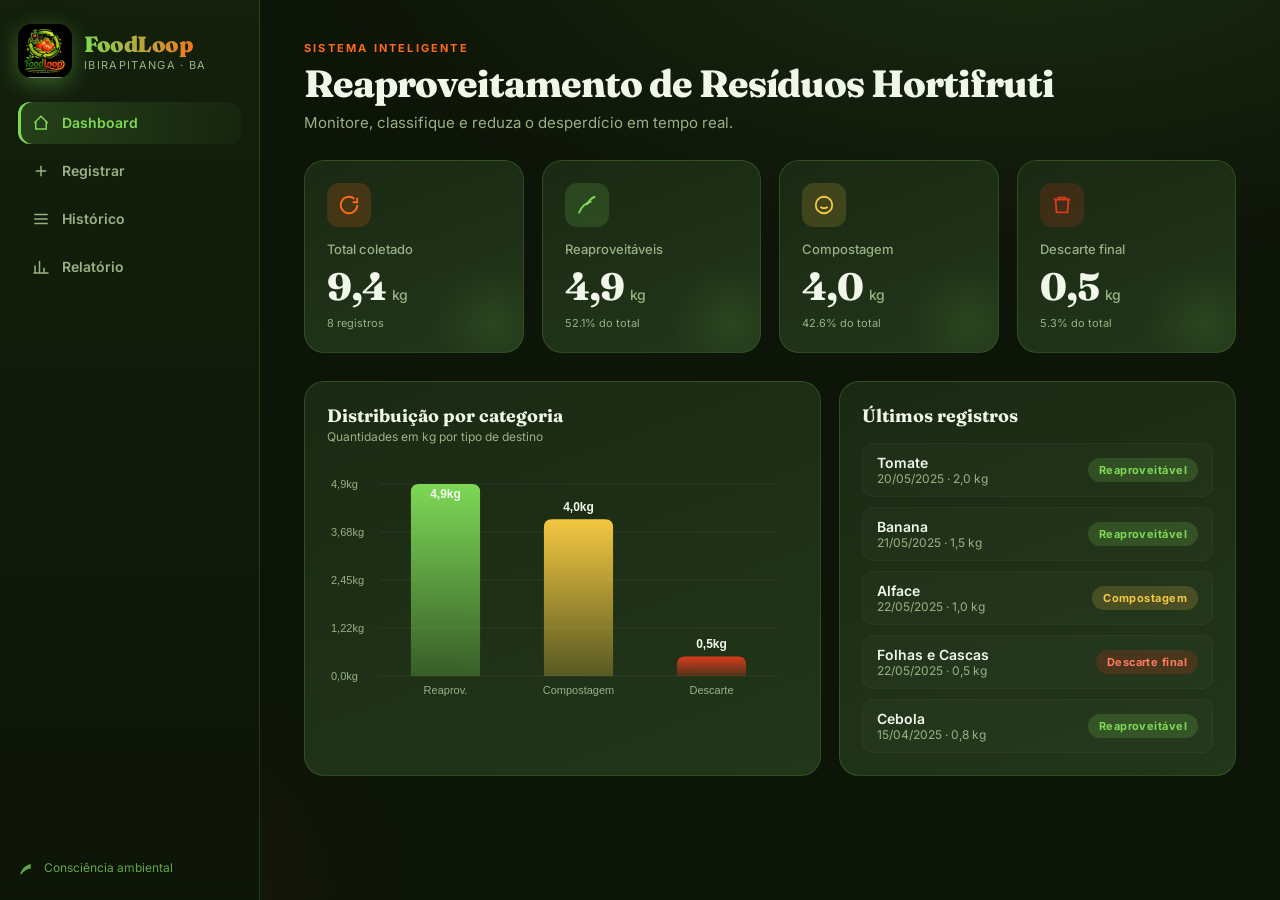
<file: index.html>
<!DOCTYPE html>
<html lang="pt-BR">
<head>
<meta charset="UTF-8" />
<meta name="viewport" content="width=device-width, initial-scale=1.0"/>
<title>FoodLoop — Reaproveitamento Sustentável</title>
<link rel="preconnect" href="https://fonts.googleapis.com">
<link rel="preconnect" href="https://fonts.gstatic.com" crossorigin>
<link href="https://fonts.googleapis.com/css2?family=Fraunces:wght@600;800;900&family=Inter:wght@400;500;600;700&display=swap" rel="stylesheet">
<style>
:root{
  --green-neon:#7ed957;
  --green-dark:#3f6b1f;
  --green-deep:#1c3a10;
  --orange:#ff6b1a;
  --red:#d93b1e;
  --yellow:#f5c842;
  --bg:#0d1408;
  --bg-2:#13200c;
  --surface:#1a2913;
  --surface-2:#22361a;
  --text:#f1f7ea;
  --muted:#9ab184;
  --border:rgba(126,217,87,.18);
}
*{box-sizing:border-box;margin:0;padding:0}
html,body{height:100%}
body{
  font-family:'Inter',system-ui,sans-serif;
  background:radial-gradient(1200px 600px at 80% -10%,rgba(126,217,87,.12),transparent 60%),
             radial-gradient(900px 500px at -10% 100%,rgba(255,107,26,.10),transparent 60%),
             var(--bg);
  color:var(--text);
  min-height:100vh;
  overflow-x:hidden;
}
.app{display:grid;grid-template-columns:260px 1fr;min-height:100vh}

/* SIDEBAR */
.sidebar{
  background:linear-gradient(180deg,var(--bg-2),var(--bg));
  border-right:1px solid var(--border);
  padding:24px 18px;
  position:sticky;top:0;height:100vh;
  display:flex;flex-direction:column;gap:24px;
  overflow-y:auto;
}
.brand{display:flex;align-items:center;gap:12px}
.brand img{width:54px;height:54px;border-radius:14px;object-fit:cover;box-shadow:0 6px 22px rgba(126,217,87,.35)}
.brand h1{font-family:'Fraunces',serif;font-size:22px;font-weight:900;letter-spacing:-.5px;background:linear-gradient(90deg,var(--green-neon),var(--orange));-webkit-background-clip:text;background-clip:text;color:transparent}
.brand p{font-size:11px;color:var(--muted);letter-spacing:.12em;text-transform:uppercase}
nav{display:flex;flex-direction:column;gap:6px}
.nav-item{
  display:flex;align-items:center;gap:12px;
  background:transparent;border:none;color:var(--muted);
  font:600 14px/1 'Inter',sans-serif;
  padding:12px 14px;border-radius:12px;cursor:pointer;
  transition:all .25s ease;text-align:left;
}
.nav-item svg{width:18px;height:18px;flex-shrink:0}
.nav-item:hover{background:var(--surface);color:var(--text)}
.nav-item.active{
  background:linear-gradient(90deg,rgba(126,217,87,.18),rgba(126,217,87,.04));
  color:var(--green-neon);
  box-shadow:inset 3px 0 0 var(--green-neon);
}
.leaf-deco{
  margin-top:auto;display:flex;align-items:center;gap:8px;
  color:var(--green-neon);font-size:12px;opacity:.75;
}
.leaf-deco svg{width:18px;height:18px}

/* TOAST */
.toast{
  position:fixed;bottom:28px;right:28px;z-index:999;
  background:linear-gradient(90deg,var(--green-neon),#5cb83a);
  color:var(--green-deep);font:700 13px 'Inter',sans-serif;
  padding:12px 20px;border-radius:14px;
  box-shadow:0 8px 30px rgba(126,217,87,.4);
  transform:translateY(80px);opacity:0;
  transition:all .35s cubic-bezier(.2,.8,.2,1);
  display:flex;align-items:center;gap:8px;
}
.toast.show{transform:none;opacity:1}
.toast svg{width:16px;height:16px}

/* MAIN */
.main{padding:36px 44px;max-width:1400px;width:100%}
.section{display:none;animation:fade .45s ease both}
.section.active{display:block}
@keyframes fade{from{opacity:0;transform:translateY(8px)}to{opacity:1;transform:none}}

.page-head{margin-bottom:28px;display:flex;align-items:flex-start;justify-content:space-between;gap:16px;flex-wrap:wrap}
.page-head-text .eyebrow{display:inline-block;font-size:11px;letter-spacing:.2em;text-transform:uppercase;color:var(--orange);font-weight:700;margin-bottom:8px}
.page-head-text h2{font-family:'Fraunces',serif;font-size:38px;font-weight:800;letter-spacing:-1px;line-height:1.1}
.page-head-text p{color:var(--muted);margin-top:8px;font-size:15px}
.page-head-actions{display:flex;gap:10px;align-items:center;flex-wrap:wrap;margin-top:8px}

/* CARDS */
.cards{display:grid;grid-template-columns:repeat(4,1fr);gap:18px;margin-bottom:28px}
.card{
  background:linear-gradient(160deg,var(--surface),var(--surface-2));
  border:1px solid var(--border);
  border-radius:20px;padding:22px;
  position:relative;overflow:hidden;
  animation:rise .6s cubic-bezier(.2,.8,.2,1) both;
}
.card:nth-child(2){animation-delay:.08s}
.card:nth-child(3){animation-delay:.16s}
.card:nth-child(4){animation-delay:.24s}
@keyframes rise{from{opacity:0;transform:translateY(14px)}to{opacity:1;transform:none}}
.card-icon{
  width:44px;height:44px;border-radius:12px;display:grid;place-items:center;margin-bottom:14px;
  background:rgba(126,217,87,.14);color:var(--green-neon);
}
.card-icon svg{width:22px;height:22px}
.card-reuse .card-icon{background:rgba(126,217,87,.16);color:var(--green-neon)}
.card-compost .card-icon{background:rgba(245,200,66,.16);color:var(--yellow)}
.card-discard .card-icon{background:rgba(217,59,30,.18);color:var(--red)}
.card-total .card-icon{background:rgba(255,107,26,.18);color:var(--orange)}
.card-label{color:var(--muted);font-size:13px;font-weight:500;margin-bottom:6px}
.card-value{font-family:'Fraunces',serif;font-size:38px;font-weight:800;letter-spacing:-1px}
.card-value small{font-size:14px;color:var(--muted);font-weight:500;margin-left:6px;font-family:'Inter',sans-serif}
.card-sub{font-size:11px;color:var(--muted);margin-top:6px}
.card::after{
  content:"";position:absolute;inset:auto -30px -30px auto;width:120px;height:120px;border-radius:50%;
  background:radial-gradient(circle,rgba(126,217,87,.10),transparent 70%);
}

/* PANELS */
.grid-2{display:grid;grid-template-columns:1.3fr 1fr;gap:18px}
.panel{
  background:linear-gradient(160deg,var(--surface),var(--surface-2));
  border:1px solid var(--border);
  border-radius:20px;padding:22px;
  animation:rise .6s cubic-bezier(.2,.8,.2,1) both;
}
.panel-head{display:flex;align-items:center;justify-content:space-between;margin-bottom:16px}
.panel h4{font-family:'Fraunces',serif;font-size:18px;font-weight:700}
.panel-sub{font-size:12px;color:var(--muted);margin-top:2px}
.recent-list{list-style:none;display:flex;flex-direction:column;gap:10px}
.recent-list li{
  display:flex;justify-content:space-between;align-items:center;
  padding:10px 14px;border-radius:12px;background:rgba(255,255,255,.02);
  border:1px solid rgba(255,255,255,.04);
}
.recent-list .name{font-weight:600;font-size:14px}
.recent-list .meta{font-size:12px;color:var(--muted)}

/* INSIGHTS */
.insight-grid{display:grid;grid-template-columns:repeat(3,1fr);gap:14px;margin-bottom:20px}
.insight-card{
  background:rgba(126,217,87,.06);border:1px solid rgba(126,217,87,.15);
  border-radius:16px;padding:18px;
}
.insight-card.warn{background:rgba(217,59,30,.06);border-color:rgba(217,59,30,.2)}
.insight-card.mid{background:rgba(245,200,66,.06);border-color:rgba(245,200,66,.2)}
.insight-label{font-size:11px;text-transform:uppercase;letter-spacing:.15em;color:var(--muted);font-weight:700;margin-bottom:8px}
.insight-value{font-family:'Fraunces',serif;font-size:28px;font-weight:800}
.insight-desc{font-size:12px;color:var(--muted);margin-top:6px;line-height:1.5}

/* FORM */
.form-panel{
  display:grid;grid-template-columns:1fr 1fr;gap:18px;
  background:linear-gradient(160deg,var(--surface),var(--surface-2));
  border:1px solid var(--border);border-radius:20px;padding:28px;
  max-width:780px;
}
.form-panel label{display:flex;flex-direction:column;gap:8px;font-size:13px;color:var(--muted);font-weight:600}
.form-panel input,.form-panel select,.form-panel textarea{
  background:var(--bg);border:1px solid var(--border);
  color:var(--text);padding:12px 14px;border-radius:12px;font:500 14px 'Inter',sans-serif;
  transition:border .2s;resize:vertical;
}
.form-panel input:focus,.form-panel select:focus,.form-panel textarea:focus{outline:none;border-color:var(--green-neon)}
.form-panel .full{grid-column:1/-1}
.btn-primary{
  grid-column:1/-1;
  display:inline-flex;align-items:center;justify-content:center;gap:8px;
  background:linear-gradient(90deg,var(--green-neon),var(--green-dark));
  color:var(--green-deep);border:none;padding:14px 22px;border-radius:12px;
  font:800 14px 'Inter',sans-serif;letter-spacing:.04em;text-transform:uppercase;cursor:pointer;
  box-shadow:0 8px 24px rgba(126,217,87,.3);transition:transform .2s;
}
.btn-primary svg{width:18px;height:18px}
.btn-primary:hover{transform:translateY(-2px)}

/* FILTROS */
.filter-bar{display:flex;gap:10px;margin-bottom:16px;flex-wrap:wrap}
.filter-input{
  background:var(--surface);border:1px solid var(--border);
  color:var(--text);padding:10px 14px;border-radius:10px;font:500 13px 'Inter',sans-serif;
  flex:1;min-width:160px;
}
.filter-input:focus{outline:none;border-color:var(--green-neon)}
.filter-select{
  background:var(--surface);border:1px solid var(--border);
  color:var(--text);padding:10px 14px;border-radius:10px;font:500 13px 'Inter',sans-serif;cursor:pointer;
}
.filter-select:focus{outline:none;border-color:var(--green-neon)}
.btn-secondary{
  display:inline-flex;align-items:center;gap:6px;
  background:var(--surface);border:1px solid var(--border);
  color:var(--text);padding:10px 16px;border-radius:10px;
  font:600 13px 'Inter',sans-serif;cursor:pointer;transition:all .2s;white-space:nowrap;
}
.btn-secondary:hover{border-color:var(--green-neon);color:var(--green-neon)}
.btn-secondary svg{width:15px;height:15px}

/* TABLE */
.table{width:100%;border-collapse:collapse}
.table th,.table td{padding:14px 12px;text-align:left;font-size:14px;border-bottom:1px solid var(--border)}
.table th{font-size:11px;letter-spacing:.12em;text-transform:uppercase;color:var(--muted);font-weight:700}
.table tr:last-child td{border-bottom:none}
.table tbody tr{transition:background .15s}
.table tbody tr:hover{background:rgba(126,217,87,.04)}
.badge{display:inline-flex;align-items:center;padding:5px 11px;border-radius:999px;font-size:11px;font-weight:700;letter-spacing:.04em}
.badge-reuse{background:rgba(126,217,87,.18);color:var(--green-neon)}
.badge-compost{background:rgba(245,200,66,.18);color:var(--yellow)}
.badge-discard{background:rgba(217,59,30,.2);color:#ff7a5e}
.btn-del{
  background:transparent;border:1px solid rgba(217,59,30,.4);color:#ff7a5e;
  padding:6px 12px;border-radius:8px;font:600 12px 'Inter',sans-serif;cursor:pointer;transition:all .2s;
}
.btn-del:hover{background:rgba(217,59,30,.18)}

/* PAGINAÇÃO */
.pagination{display:flex;justify-content:flex-end;align-items:center;gap:8px;margin-top:16px}
.pag-btn{
  background:var(--surface);border:1px solid var(--border);color:var(--text);
  width:36px;height:36px;border-radius:8px;font:600 13px 'Inter',sans-serif;cursor:pointer;
  display:grid;place-items:center;transition:all .2s;
}
.pag-btn:hover,.pag-btn.active{background:var(--green-neon);color:var(--green-deep);border-color:var(--green-neon)}
.pag-btn:disabled{opacity:.35;cursor:not-allowed}
.pag-info{font-size:13px;color:var(--muted);margin-right:4px}

/* RELATÓRIO MELHORADO */
.report-summary{
  display:grid;grid-template-columns:repeat(3,1fr);gap:14px;margin-bottom:22px;
}
.report-stat{
  background:linear-gradient(160deg,var(--surface),var(--surface-2));
  border:1px solid var(--border);border-radius:16px;padding:20px;
  display:flex;flex-direction:column;gap:6px;
}
.report-stat-label{font-size:12px;color:var(--muted);font-weight:600;text-transform:uppercase;letter-spacing:.1em}
.report-stat-value{font-family:'Fraunces',serif;font-size:32px;font-weight:800}
.report-stat-bar{height:4px;border-radius:2px;margin-top:8px;background:rgba(255,255,255,.06)}
.report-stat-bar-fill{height:100%;border-radius:2px;transition:width .6s ease}
.report-table{width:100%;border-collapse:collapse;margin-top:16px}
.report-table th,.report-table td{padding:12px 14px;text-align:left;font-size:14px;border-bottom:1px solid var(--border)}
.report-table th{font-size:11px;color:var(--muted);text-transform:uppercase;letter-spacing:.1em;font-weight:700}

/* RESPONSIVE */
@media(max-width:960px){
  .app{grid-template-columns:1fr}
  .sidebar{position:relative;height:auto;flex-direction:row;flex-wrap:wrap;gap:16px}
  .sidebar nav{flex-direction:row;flex-wrap:wrap;flex:1}
  .leaf-deco{display:none}
  .main{padding:24px 20px}
  .cards{grid-template-columns:repeat(2,1fr)}
  .grid-2{grid-template-columns:1fr}
  .form-panel{grid-template-columns:1fr}
  .page-head-text h2{font-size:28px}
  .insight-grid{grid-template-columns:1fr 1fr}
  .report-summary{grid-template-columns:1fr}
}
</style>
</head>
<body>
<div class="app">
  <aside class="sidebar">
    <div class="brand">
      <img src="[data-uri]" alt="FoodLoop" />
      <div>
        <h1>FoodLoop</h1>
        <p>Ibirapitanga · BA</p>
      </div>
    </div>
    <nav>
      <button class="nav-item active" data-section="dashboard">
        <svg viewBox="0 0 24 24" fill="none" stroke="currentColor" stroke-width="2"><path d="M3 12l9-9 9 9"/><path d="M5 10v10h14V10"/></svg>
        Dashboard
      </button>
      <button class="nav-item" data-section="registrar">
        <svg viewBox="0 0 24 24" fill="none" stroke="currentColor" stroke-width="2"><path d="M12 5v14M5 12h14"/></svg>
        Registrar
      </button>
      <button class="nav-item" data-section="historico">
        <svg viewBox="0 0 24 24" fill="none" stroke="currentColor" stroke-width="2"><path d="M3 6h18M3 12h18M3 18h18"/></svg>
        Histórico
      </button>
      <button class="nav-item" data-section="relatorio">
        <svg viewBox="0 0 24 24" fill="none" stroke="currentColor" stroke-width="2"><path d="M4 20V10M10 20V4M16 20v-7M22 20H2"/></svg>
        Relatório
      </button>
    </nav>
    <div class="leaf-deco">
      <svg viewBox="0 0 24 24" fill="currentColor"><path d="M17 8C8 10 5 16 3 21l1.5 1C8 17 11 15 17 14V8z"/></svg>
      Consciência ambiental
    </div>
  </aside>

  <main class="main">
    <!-- DASHBOARD -->
    <section id="dashboard" class="section active">
      <header class="page-head">
        <div class="page-head-text">
          <span class="eyebrow">Sistema Inteligente</span>
          <h2>Reaproveitamento de Resíduos Hortifruti</h2>
          <p>Monitore, classifique e reduza o desperdício em tempo real.</p>
        </div>
      </header>
      <div class="cards">
        <article class="card card-total">
          <div class="card-icon">
            <svg viewBox="0 0 24 24" fill="none" stroke="currentColor" stroke-width="2"><path d="M21 12a9 9 0 11-3-6.7"/><path d="M21 4v5h-5"/></svg>
          </div>
          <p class="card-label">Total coletado</p>
          <h3 class="card-value"><span id="kpiTotal">0</span><small>kg</small></h3>
          <p class="card-sub" id="kpiTotalSub"></p>
        </article>
        <article class="card card-reuse">
          <div class="card-icon">
            <svg viewBox="0 0 24 24" fill="none" stroke="currentColor" stroke-width="2"><path d="M17 8C8 10 5 16 3 21"/><path d="M21 3c-4 1-7 4-9 9"/></svg>
          </div>
          <p class="card-label">Reaproveitáveis</p>
          <h3 class="card-value"><span id="kpiReuse">0</span><small>kg</small></h3>
          <p class="card-sub" id="kpiReuseSub"></p>
        </article>
        <article class="card card-compost">
          <div class="card-icon">
            <svg viewBox="0 0 24 24" fill="none" stroke="currentColor" stroke-width="2"><circle cx="12" cy="12" r="9"/><path d="M8 14c2 2 6 2 8 0"/></svg>
          </div>
          <p class="card-label">Compostagem</p>
          <h3 class="card-value"><span id="kpiCompost">0</span><small>kg</small></h3>
          <p class="card-sub" id="kpiCompostSub"></p>
        </article>
        <article class="card card-discard">
          <div class="card-icon">
            <svg viewBox="0 0 24 24" fill="none" stroke="currentColor" stroke-width="2"><path d="M3 6h18"/><path d="M8 6V4h8v2"/><path d="M19 6l-1 14H6L5 6"/></svg>
          </div>
          <p class="card-label">Descarte final</p>
          <h3 class="card-value"><span id="kpiDiscard">0</span><small>kg</small></h3>
          <p class="card-sub" id="kpiDiscardSub"></p>
        </article>
      </div>
      <div class="grid-2">
        <div class="panel">
          <div class="panel-head">
            <div>
              <h4>Distribuição por categoria</h4>
              <p class="panel-sub">Quantidades em kg por tipo de destino</p>
            </div>
          </div>
          <canvas id="miniChart" width="600" height="260" style="width:100%;height:260px"></canvas>
        </div>
        <div class="panel">
          <div class="panel-head">
            <h4>Últimos registros</h4>
          </div>
          <ul id="recentList" class="recent-list"></ul>
        </div>
      </div>
    </section>

    <!-- REGISTRAR -->
    <section id="registrar" class="section">
      <header class="page-head">
        <div class="page-head-text">
          <span class="eyebrow">Novo lançamento</span>
          <h2>Registrar Resíduo</h2>
          <p>Adicione uma nova coleta ao sistema.</p>
        </div>
      </header>
      <form id="form" class="form-panel">
        <label>
          <span>Nome do item</span>
          <input type="text" id="nome" required placeholder="Ex: Tomate, Banana, Alface…" />
        </label>
        <label>
          <span>Quantidade (kg)</span>
          <input type="number" id="qtd" required min="0.01" step="0.01" placeholder="0.00" />
        </label>
        <label>
          <span>Data da coleta</span>
          <input type="date" id="data" required />
        </label>
        <label>
          <span>Classificação</span>
          <select id="classe" required>
            <option value="Reaproveitável">Reaproveitável</option>
            <option value="Compostagem">Compostagem</option>
            <option value="Descarte final">Descarte final</option>
          </select>
        </label>
        <label class="full">
          <span>Observação (opcional)</span>
          <textarea id="obs" rows="2" placeholder="Ex: produto com amassado, fora do padrão visual…"></textarea>
        </label>
        <button type="submit" class="btn-primary">
          <svg viewBox="0 0 24 24" fill="none" stroke="currentColor" stroke-width="2.5"><path d="M5 12l5 5L20 7"/></svg>
          Registrar coleta
        </button>
      </form>
    </section>

    <!-- HISTORICO -->
    <section id="historico" class="section">
      <header class="page-head">
        <div class="page-head-text">
          <span class="eyebrow">Registros</span>
          <h2>Histórico de Coletas</h2>
          <p>Todos os resíduos lançados no sistema.</p>
        </div>
        <div class="page-head-actions">
          <button class="btn-secondary" id="btnExportCSV">
            <svg viewBox="0 0 24 24" fill="none" stroke="currentColor" stroke-width="2"><path d="M21 15v4a2 2 0 01-2 2H5a2 2 0 01-2-2v-4"/><polyline points="7 10 12 15 17 10"/><line x1="12" y1="15" x2="12" y2="3"/></svg>
            Exportar CSV
          </button>
        </div>
      </header>
      <div class="panel">
        <div class="filter-bar">
          <input type="text" class="filter-input" id="filterBusca" placeholder="&#128269; Buscar por nome…" />
          <select class="filter-select" id="filterClasse">
            <option value="">Todas as categorias</option>
            <option value="Reaproveitável">Reaproveitável</option>
            <option value="Compostagem">Compostagem</option>
            <option value="Descarte final">Descarte final</option>
          </select>
        </div>
        <table class="table">
          <thead>
            <tr><th>Item</th><th>Quantidade</th><th>Data</th><th>Classificação</th><th>Observação</th><th></th></tr>
          </thead>
          <tbody id="tbody"></tbody>
        </table>
        <div class="pagination" id="pagination"></div>
      </div>
    </section>

    <!-- RELATORIO -->
    <section id="relatorio" class="section">
      <header class="page-head">
        <div class="page-head-text">
          <span class="eyebrow">Análise visual</span>
          <h2>Relatório por Categoria</h2>
          <p>Distribuição, tendências e métricas de sustentabilidade.</p>
        </div>
        <div class="page-head-actions">
          <button class="btn-secondary" id="btnExportRelCSV">
            <svg viewBox="0 0 24 24" fill="none" stroke="currentColor" stroke-width="2"><path d="M21 15v4a2 2 0 01-2 2H5a2 2 0 01-2-2v-4"/><polyline points="7 10 12 15 17 10"/><line x1="12" y1="15" x2="12" y2="3"/></svg>
            Exportar CSV
          </button>
        </div>
      </header>

      <!-- Insights -->
      <div class="insight-grid" id="insightGrid"></div>

      <div class="grid-2" style="margin-bottom:18px">
        <div class="panel">
          <div class="panel-head">
            <div>
              <h4>Distribuição por categoria</h4>
              <p class="panel-sub">Quantidade total em kg por destino</p>
            </div>
          </div>
          <canvas id="barChart" style="width:100%;height:300px"></canvas>
        </div>
        <div class="panel">
          <div class="panel-head">
            <div>
              <h4>Proporção percentual</h4>
              <p class="panel-sub">Fatia de cada categoria no total</p>
            </div>
          </div>
          <canvas id="pieChart" style="width:100%;height:300px"></canvas>
        </div>
      </div>

      <!-- Linha temporal -->
      <div class="panel" style="margin-bottom:18px">
        <div class="panel-head">
          <div>
            <h4>Evolução mensal</h4>
            <p class="panel-sub">Quantidade registrada por mês</p>
          </div>
        </div>
        <canvas id="lineChart" style="width:100%;height:240px"></canvas>
      </div>

      <!-- Tabela resumo -->
      <div class="panel">
        <div class="panel-head">
          <h4>Resumo por categoria</h4>
        </div>
        <table class="report-table" id="reportTable">
          <thead>
            <tr>
              <th>Categoria</th>
              <th>Total (kg)</th>
              <th>Registros</th>
              <th>% do total</th>
              <th>Média por registro</th>
            </tr>
          </thead>
          <tbody id="reportTbody"></tbody>
        </table>
      </div>
    </section>
  </main>
</div>

<!-- TOAST -->
<div class="toast" id="toast">
  <svg viewBox="0 0 24 24" fill="none" stroke="currentColor" stroke-width="2.5"><path d="M5 12l5 5L20 7"/></svg>
  <span id="toastMsg">Registro salvo!</span>
</div>

<script>
// ===== Data =====
const STORAGE_KEY = 'foodloop_data_v2';
const seed = [
  { id:1, nome:'Tomate', qtd:2.0, data:'2025-05-20', classe:'Reaproveitável', obs:'' },
  { id:2, nome:'Banana', qtd:1.5, data:'2025-05-21', classe:'Reaproveitável', obs:'' },
  { id:3, nome:'Alface', qtd:1.0, data:'2025-05-22', classe:'Compostagem', obs:'' },
  { id:4, nome:'Folhas e Cascas', qtd:0.5, data:'2025-05-22', classe:'Descarte final', obs:'Material muito deteriorado' },
  { id:5, nome:'Cebola', qtd:0.8, data:'2025-04-15', classe:'Reaproveitável', obs:'' },
  { id:6, nome:'Cenoura', qtd:1.2, data:'2025-04-18', classe:'Compostagem', obs:'' },
  { id:7, nome:'Pimentão', qtd:0.6, data:'2025-03-10', classe:'Reaproveitável', obs:'' },
  { id:8, nome:'Cascas de melão', qtd:1.8, data:'2025-03-22', classe:'Compostagem', obs:'' },
];
let data = load();
function load(){
  try{ const s=JSON.parse(localStorage.getItem(STORAGE_KEY)); return Array.isArray(s)&&s.length?s:seed.slice(); }
  catch{ return seed.slice(); }
}
function save(){ localStorage.setItem(STORAGE_KEY,JSON.stringify(data)); }

// ===== Toast =====
function showToast(msg){
  const t=document.getElementById('toast');
  document.getElementById('toastMsg').textContent=msg;
  t.classList.add('show');
  setTimeout(()=>t.classList.remove('show'),2800);
}

// ===== Navigation =====
const navBtns=document.querySelectorAll('.nav-item');
const sections=document.querySelectorAll('.section');
navBtns.forEach(b=>b.addEventListener('click',()=>{
  navBtns.forEach(x=>x.classList.remove('active'));
  sections.forEach(s=>s.classList.remove('active'));
  b.classList.add('active');
  document.getElementById(b.dataset.section).classList.add('active');
  renderAll();
}));

// ===== Form =====
document.getElementById('data').valueAsDate=new Date();
document.getElementById('form').addEventListener('submit',e=>{
  e.preventDefault();
  const item={
    id:Date.now(),
    nome:document.getElementById('nome').value.trim(),
    qtd:parseFloat(document.getElementById('qtd').value),
    data:document.getElementById('data').value,
    classe:document.getElementById('classe').value,
    obs:document.getElementById('obs').value.trim(),
  };
  data.unshift(item);
  save();
  e.target.reset();
  document.getElementById('data').valueAsDate=new Date();
  showToast('Coleta registrada com sucesso!');
  document.querySelector('[data-section="historico"]').click();
});

// ===== Exports =====
function exportCSV(filename, rows){
  const header='Item,Quantidade (kg),Data,Classificação,Observação';
  const lines=rows.map(d=>`${escapeCSV(d.nome)},${d.qtd},${d.data},${d.classe},${escapeCSV(d.obs||'')}`);
  const blob=new Blob([header+'\n'+lines.join('\n')],{type:'text/csv;charset=utf-8;'});
  const a=document.createElement('a');
  a.href=URL.createObjectURL(blob);
  a.download=filename;
  a.click();
}
function escapeCSV(s){ return '"'+String(s).replace(/"/g,'""')+'"'; }
document.getElementById('btnExportCSV').onclick=()=>exportCSV('foodloop-historico.csv',data);
document.getElementById('btnExportRelCSV').onclick=()=>exportCSV('foodloop-relatorio.csv',data);

// ===== Filters & Pagination =====
let currentPage=1;
const PER_PAGE=8;
let filterBusca='', filterClasse='';
document.getElementById('filterBusca').addEventListener('input',e=>{filterBusca=e.target.value.toLowerCase();currentPage=1;renderTable();});
document.getElementById('filterClasse').addEventListener('change',e=>{filterClasse=e.target.value;currentPage=1;renderTable();});

// ===== Render helpers =====
function totals(subset){
  const src=subset||data;
  const t={total:0,'Reaproveitável':0,'Compostagem':0,'Descarte final':0};
  src.forEach(d=>{t.total+=d.qtd;t[d.classe]+=d.qtd;});
  return t;
}
function fmt(n){ return n.toLocaleString('pt-BR',{minimumFractionDigits:1,maximumFractionDigits:2}); }
function pct(v,total){ return total>0?((v/total)*100).toFixed(1)+'%':'0%'; }
function escapeHtml(s){ return s.replace(/[&<>"']/g,c=>({'&':'&amp;','<':'&lt;','>':'&gt;','"':'&quot;',"'":'&#39;'}[c])); }
function badge(c){
  if(c==='Reaproveitável') return '<span class="badge badge-reuse">Reaproveitável</span>';
  if(c==='Compostagem') return '<span class="badge badge-compost">Compostagem</span>';
  return '<span class="badge badge-discard">Descarte final</span>';
}

function renderKPIs(){
  const t=totals();
  document.getElementById('kpiTotal').textContent=fmt(t.total);
  document.getElementById('kpiReuse').textContent=fmt(t['Reaproveitável']);
  document.getElementById('kpiCompost').textContent=fmt(t['Compostagem']);
  document.getElementById('kpiDiscard').textContent=fmt(t['Descarte final']);
  document.getElementById('kpiTotalSub').textContent=data.length+' registro'+(data.length===1?'':'s');
  const p=t.total>0?((t['Reaproveitável']+t['Compostagem'])/t.total*100).toFixed(1):0;
  document.getElementById('kpiReuseSub').textContent=pct(t['Reaproveitável'],t.total)+' do total';
  document.getElementById('kpiCompostSub').textContent=pct(t['Compostagem'],t.total)+' do total';
  document.getElementById('kpiDiscardSub').textContent=pct(t['Descarte final'],t.total)+' do total';
}

function renderTable(){
  const filtered=data.filter(d=>{
    const matchBusca=!filterBusca||d.nome.toLowerCase().includes(filterBusca);
    const matchClasse=!filterClasse||d.classe===filterClasse;
    return matchBusca&&matchClasse;
  });
  const pages=Math.max(1,Math.ceil(filtered.length/PER_PAGE));
  if(currentPage>pages)currentPage=pages;
  const slice=filtered.slice((currentPage-1)*PER_PAGE,currentPage*PER_PAGE);
  const tb=document.getElementById('tbody');
  tb.innerHTML=slice.map(d=>`
    <tr>
      <td style="font-weight:600">${escapeHtml(d.nome)}</td>
      <td>${fmt(d.qtd)} kg</td>
      <td>${new Date(d.data+'T00:00').toLocaleDateString('pt-BR')}</td>
      <td>${badge(d.classe)}</td>
      <td style="font-size:12px;color:var(--muted);max-width:180px;overflow:hidden;text-overflow:ellipsis;white-space:nowrap" title="${escapeHtml(d.obs||'')}">${escapeHtml(d.obs||'—')}</td>
      <td><button class="btn-del" data-id="${d.id}">Excluir</button></td>
    </tr>`).join('')||'<tr><td colspan="6" style="text-align:center;color:var(--muted);padding:28px">Nenhum registro encontrado</td></tr>';
  tb.querySelectorAll('.btn-del').forEach(b=>b.addEventListener('click',()=>{
    if(!confirm('Excluir este registro?'))return;
    data=data.filter(d=>d.id!==+b.dataset.id);
    save();renderAll();showToast('Registro excluído.');
  }));
  // Pagination
  const pag=document.getElementById('pagination');
  pag.innerHTML='';
  if(pages<=1)return;
  const info=document.createElement('span');info.className='pag-info';info.textContent=`${(currentPage-1)*PER_PAGE+1}–${Math.min(currentPage*PER_PAGE,filtered.length)} de ${filtered.length}`;
  pag.appendChild(info);
  const prev=document.createElement('button');prev.className='pag-btn';prev.innerHTML='&#8592;';prev.disabled=currentPage===1;
  prev.onclick=()=>{currentPage--;renderTable();};pag.appendChild(prev);
  for(let i=1;i<=pages;i++){
    const btn=document.createElement('button');btn.className='pag-btn'+(i===currentPage?' active':'');
    btn.textContent=i;btn.onclick=(()=>{const p=i;return()=>{currentPage=p;renderTable();}})();pag.appendChild(btn);
  }
  const next=document.createElement('button');next.className='pag-btn';next.innerHTML='&#8594;';next.disabled=currentPage===pages;
  next.onclick=()=>{currentPage++;renderTable();};pag.appendChild(next);
}

function renderRecent(){
  const ul=document.getElementById('recentList');
  ul.innerHTML=data.slice(0,5).map(d=>`
    <li><div><div class="name">${escapeHtml(d.nome)}</div><div class="meta">${new Date(d.data+'T00:00').toLocaleDateString('pt-BR')} · ${fmt(d.qtd)} kg</div></div>${badge(d.classe)}</li>
  `).join('')||'<li style="color:var(--muted);justify-content:center">Nenhum registro</li>';
}

function renderInsights(){
  const t=totals();
  const aproveitado=t['Reaproveitável']+t['Compostagem'];
  const pctAprov=t.total>0?(aproveitado/t.total*100).toFixed(1):0;
  const econEstimada=(t['Reaproveitável']*2.5).toFixed(2).replace('.',',');
  const grid=document.getElementById('insightGrid');
  grid.innerHTML=`
    <div class="insight-card">
      <div class="insight-label">Taxa de aproveitamento</div>
      <div class="insight-value" style="color:var(--green-neon)">${pctAprov}%</div>
      <div class="insight-desc">Do total coletado, ${pctAprov}% foi reaproveitado ou destinado à compostagem.</div>
    </div>
    <div class="insight-card mid">
      <div class="insight-label">Descarte evitado</div>
      <div class="insight-value" style="color:var(--yellow)">${fmt(aproveitado)} kg</div>
      <div class="insight-desc">Resíduos que não foram para descarte final — impacto ambiental positivo.</div>
    </div>
    <div class="insight-card warn">
      <div class="insight-label">Descarte final</div>
      <div class="insight-value" style="color:#ff7a5e">${fmt(t['Descarte final'])} kg</div>
      <div class="insight-desc">${pct(t['Descarte final'],t.total)} do total ainda precisa de melhor destinação.</div>
    </div>
  `;
}

function renderReportTable(){
  const t=totals();
  const cats=['Reaproveitável','Compostagem','Descarte final'];
  const colors={Reaproveitável:'var(--green-neon)',Compostagem:'var(--yellow)','Descarte final':'#ff7a5e'};
  const tb=document.getElementById('reportTbody');
  tb.innerHTML=cats.map(c=>{
    const count=data.filter(d=>d.classe===c).length;
    const avg=count>0?(t[c]/count).toFixed(2).replace('.',','):'-';
    return `<tr>
      <td><span style="display:inline-flex;align-items:center;gap:8px"><span style="width:10px;height:10px;border-radius:50%;background:${colors[c]};display:inline-block"></span>${c}</span></td>
      <td style="font-weight:700">${fmt(t[c])} kg</td>
      <td>${count}</td>
      <td><span style="color:${colors[c]};font-weight:700">${pct(t[c],t.total)}</span></td>
      <td>${avg} kg</td>
    </tr>`;
  }).join('');
}

// ===== Charts =====
const COLORS={'Reaproveitável':'#7ed957','Compostagem':'#f5c842','Descarte final':'#d93b1e'};
function setupCanvas(canvas){
  const dpr=window.devicePixelRatio||1;
  const W=canvas.clientWidth,H=canvas.clientHeight;
  canvas.width=W*dpr;canvas.height=H*dpr;
  const ctx=canvas.getContext('2d');ctx.scale(dpr,dpr);
  return{ctx,W,H};
}
function roundRect(ctx,x,y,w,h,r){
  r=Math.min(r,h/2,w/2);
  ctx.beginPath();
  ctx.moveTo(x+r,y);ctx.lineTo(x+w-r,y);ctx.quadraticCurveTo(x+w,y,x+w,y+r);
  ctx.lineTo(x+w,y+h);ctx.lineTo(x,y+h);ctx.lineTo(x,y+r);
  ctx.quadraticCurveTo(x,y,x+r,y);ctx.closePath();
}

function drawBars(canvas){
  const {ctx,W,H}=setupCanvas(canvas);
  ctx.clearRect(0,0,W,H);
  const t=totals();
  const cats=['Reaproveitável','Compostagem','Descarte final'];
  const max=Math.max(...cats.map(c=>t[c]),1);
  const padL=52,padB=44,padT=24,padR=20;
  const cw=(W-padL-padR)/cats.length;
  const bw=cw*0.52;
  ctx.font='500 11px Inter, sans-serif';
  ctx.strokeStyle='rgba(255,255,255,.06)';ctx.fillStyle='#9ab184';
  for(let i=0;i<=4;i++){
    const y=padT+(H-padT-padB)*i/4;
    ctx.beginPath();ctx.moveTo(padL,y);ctx.lineTo(W-padR,y);ctx.stroke();
    ctx.fillText(fmt(max*(1-i/4))+'kg',4,y+4);
  }
  cats.forEach((c,i)=>{
    const v=t[c];
    const h=(H-padT-padB)*(v/max);
    const x=padL+cw*i+(cw-bw)/2;
    const y=H-padB-h;
    const grad=ctx.createLinearGradient(0,y,0,H-padB);
    grad.addColorStop(0,COLORS[c]);grad.addColorStop(1,COLORS[c]+'44');
    ctx.fillStyle=grad;
    if(h>0){roundRect(ctx,x,y,bw,h,8);ctx.fill();}
    ctx.fillStyle='#f1f7ea';ctx.textAlign='center';ctx.font='700 12px Inter, sans-serif';
    ctx.fillText(fmt(v)+'kg',x+bw/2,Math.max(y-8,padT+14));
    ctx.fillStyle='#9ab184';ctx.font='500 11px Inter, sans-serif';
    const label=c==='Reaproveitável'?'Reaprov.':c==='Descarte final'?'Descarte':c;
    ctx.fillText(label,x+bw/2,H-padB+18);
    ctx.textAlign='left';
  });
}

function drawPie(canvas){
  const {ctx,W,H}=setupCanvas(canvas);
  ctx.clearRect(0,0,W,H);
  const t=totals();
  const cats=['Reaproveitável','Compostagem','Descarte final'];
  const total=cats.reduce((a,c)=>a+t[c],0)||1;
  const cx=W/2-55,cy=H/2,r=Math.min(W,H)/2-28;
  let a0=-Math.PI/2;
  cats.forEach(c=>{
    const slice=(t[c]/total)*Math.PI*2;
    ctx.beginPath();ctx.moveTo(cx,cy);
    ctx.arc(cx,cy,r,a0,a0+slice);ctx.closePath();
    ctx.fillStyle=COLORS[c];ctx.fill();
    ctx.strokeStyle='#1a2913';ctx.lineWidth=3;ctx.stroke();
    a0+=slice;
  });
  ctx.beginPath();ctx.arc(cx,cy,r*0.52,0,Math.PI*2);ctx.fillStyle='#1a2913';ctx.fill();
  ctx.fillStyle='#f1f7ea';ctx.font='800 20px Fraunces, serif';ctx.textAlign='center';
  ctx.fillText(fmt(total)+'kg',cx,cy+2);
  ctx.font='500 11px Inter, sans-serif';ctx.fillStyle='#9ab184';
  ctx.fillText('Total geral',cx,cy+18);
  ctx.textAlign='left';ctx.font='600 12px Inter, sans-serif';
  cats.forEach((c,i)=>{
    const ly=cy-28+i*26;
    ctx.fillStyle=COLORS[c];roundRect(ctx,W-126,ly-10,13,13,3);ctx.fill();
    ctx.fillStyle='#f1f7ea';ctx.fillText(c,W-108,ly);
    ctx.fillStyle='#9ab184';ctx.font='500 11px Inter, sans-serif';
    ctx.fillText(fmt((t[c]/total)*100)+'%',W-108,ly+14);
    ctx.font='600 12px Inter, sans-serif';
  });
}

function drawLine(canvas){
  const {ctx,W,H}=setupCanvas(canvas);
  ctx.clearRect(0,0,W,H);
  // Agrupar por mês
  const byMonth={};
  data.forEach(d=>{
    const key=d.data.substring(0,7); // YYYY-MM
    if(!byMonth[key])byMonth[key]=0;
    byMonth[key]+=d.qtd;
  });
  const keys=Object.keys(byMonth).sort();
  if(keys.length===0)return;
  const values=keys.map(k=>byMonth[k]);
  const max=Math.max(...values,1);
  const padL=52,padB=44,padT=24,padR=24;
  const pts=keys.map((k,i)=>{
    const x=padL+(i/(Math.max(keys.length-1,1)))*(W-padL-padR);
    const y=padT+(1-values[i]/max)*(H-padT-padB);
    return{x,y,v:values[i],k};
  });
  // Grid
  ctx.strokeStyle='rgba(255,255,255,.06)';ctx.fillStyle='#9ab184';ctx.font='500 11px Inter, sans-serif';
  for(let i=0;i<=4;i++){
    const y=padT+(H-padT-padB)*i/4;
    ctx.beginPath();ctx.moveTo(padL,y);ctx.lineTo(W-padR,y);ctx.stroke();
    ctx.fillText(fmt(max*(1-i/4))+'kg',4,y+4);
  }
  // Area fill
  const grad=ctx.createLinearGradient(0,padT,0,H-padB);
  grad.addColorStop(0,'rgba(126,217,87,.25)');grad.addColorStop(1,'rgba(126,217,87,.02)');
  ctx.beginPath();ctx.moveTo(pts[0].x,H-padB);
  pts.forEach(p=>ctx.lineTo(p.x,p.y));
  ctx.lineTo(pts[pts.length-1].x,H-padB);ctx.closePath();
  ctx.fillStyle=grad;ctx.fill();
  // Line
  ctx.beginPath();ctx.moveTo(pts[0].x,pts[0].y);
  pts.forEach(p=>ctx.lineTo(p.x,p.y));
  ctx.strokeStyle='#7ed957';ctx.lineWidth=2.5;ctx.lineJoin='round';ctx.stroke();
  // Points & labels
  pts.forEach(p=>{
    ctx.beginPath();ctx.arc(p.x,p.y,5,0,Math.PI*2);
    ctx.fillStyle='#7ed957';ctx.fill();
    ctx.strokeStyle='#1a2913';ctx.lineWidth=2;ctx.stroke();
    ctx.fillStyle='#f1f7ea';ctx.font='700 11px Inter, sans-serif';ctx.textAlign='center';
    ctx.fillText(fmt(p.v)+'kg',p.x,p.y-12);
    // Mês label
    const [y,m]=p.k.split('-');
    const meses=['Jan','Fev','Mar','Abr','Mai','Jun','Jul','Ago','Set','Out','Nov','Dez'];
    ctx.fillStyle='#9ab184';ctx.font='500 11px Inter, sans-serif';
    ctx.fillText(meses[parseInt(m)-1]+'/'+y.slice(2),p.x,H-padB+16);
    ctx.textAlign='left';
  });
}

function renderCharts(){
  drawBars(document.getElementById('miniChart'));
  drawBars(document.getElementById('barChart'));
  drawPie(document.getElementById('pieChart'));
  drawLine(document.getElementById('lineChart'));
}

function renderAll(){
  renderKPIs();
  renderTable();
  renderRecent();
  renderInsights();
  renderReportTable();
  renderCharts();
}
renderAll();
window.addEventListener('resize',()=>setTimeout(renderCharts,50));
</script>
</body>
</html>
</file>
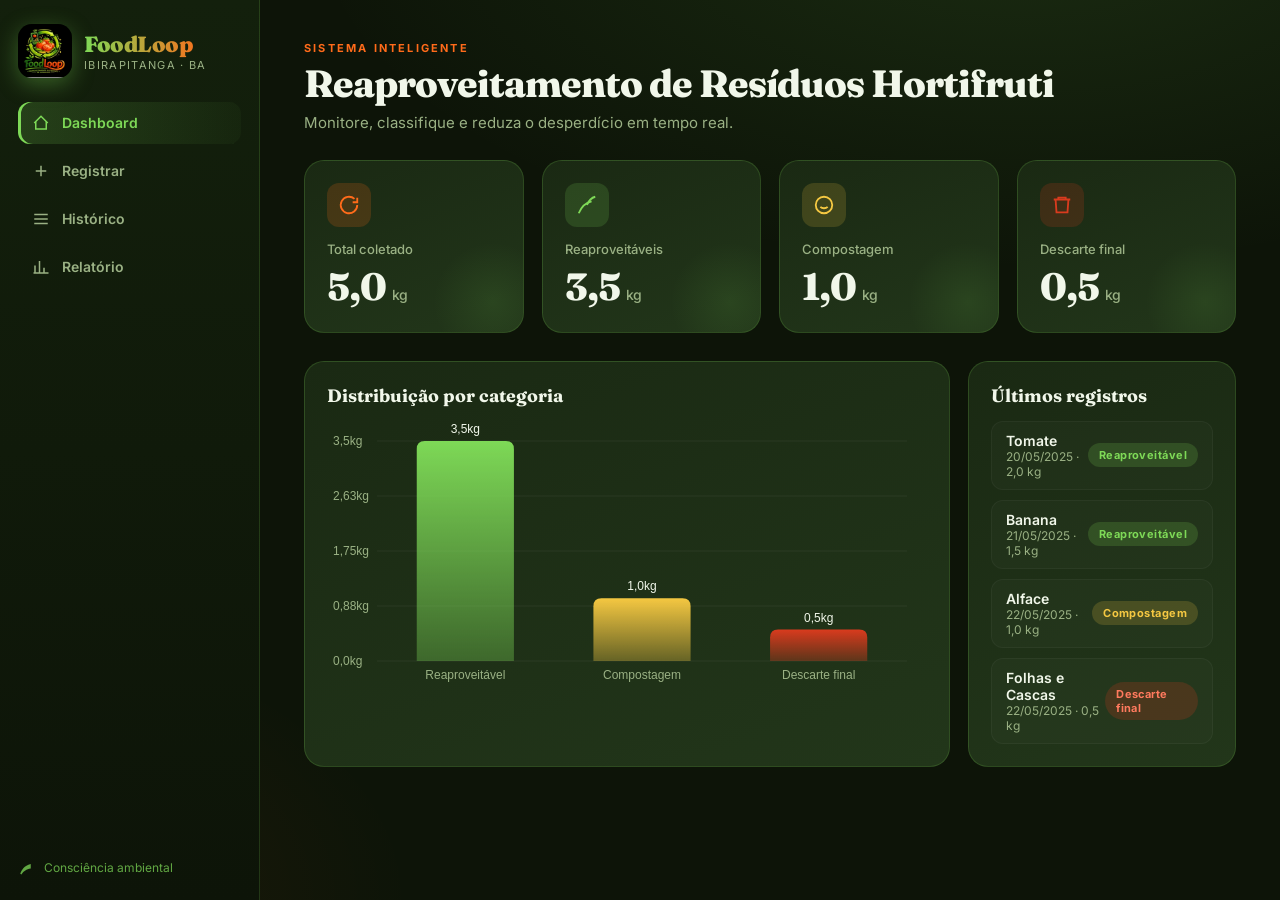
<file: foodloop-standalone.html>
<!DOCTYPE html>
<html lang="pt-BR">
<head>
<meta charset="UTF-8" />
<meta name="viewport" content="width=device-width, initial-scale=1.0"/>
<title>FoodLoop — Reaproveitamento Sustentável de Alimentos</title>
<link rel="preconnect" href="https://fonts.googleapis.com">
<link rel="preconnect" href="https://fonts.gstatic.com" crossorigin>
<link href="https://fonts.googleapis.com/css2?family=Fraunces:wght@600;800;900&family=Inter:wght@400;500;600;700&display=swap" rel="stylesheet">
<style>
:root{
  --green-neon:#7ed957;
  --green-dark:#3f6b1f;
  --green-deep:#1c3a10;
  --orange:#ff6b1a;
  --red:#d93b1e;
  --yellow:#f5c842;
  --bg:#0d1408;
  --bg-2:#13200c;
  --surface:#1a2913;
  --surface-2:#22361a;
  --text:#f1f7ea;
  --muted:#9ab184;
  --border:rgba(126,217,87,.18);
}
*{box-sizing:border-box;margin:0;padding:0}
html,body{height:100%}
body{
  font-family:'Inter',system-ui,sans-serif;
  background:radial-gradient(1200px 600px at 80% -10%,rgba(126,217,87,.12),transparent 60%),
             radial-gradient(900px 500px at -10% 100%,rgba(255,107,26,.10),transparent 60%),
             var(--bg);
  color:var(--text);
  min-height:100vh;
  overflow-x:hidden;
}
.app{display:grid;grid-template-columns:260px 1fr;min-height:100vh}

/* SIDEBAR */
.sidebar{
  background:linear-gradient(180deg,var(--bg-2),var(--bg));
  border-right:1px solid var(--border);
  padding:24px 18px;
  position:sticky;top:0;height:100vh;
  display:flex;flex-direction:column;gap:24px;
}
.brand{display:flex;align-items:center;gap:12px}
.brand img{width:54px;height:54px;border-radius:14px;object-fit:cover;box-shadow:0 6px 22px rgba(126,217,87,.35)}
.brand h1{font-family:'Fraunces',serif;font-size:22px;font-weight:900;letter-spacing:-.5px;background:linear-gradient(90deg,var(--green-neon),var(--orange));-webkit-background-clip:text;background-clip:text;color:transparent}
.brand p{font-size:11px;color:var(--muted);letter-spacing:.12em;text-transform:uppercase}
nav{display:flex;flex-direction:column;gap:6px}
.nav-item{
  display:flex;align-items:center;gap:12px;
  background:transparent;border:none;color:var(--muted);
  font:600 14px/1 'Inter',sans-serif;
  padding:12px 14px;border-radius:12px;cursor:pointer;
  transition:all .25s ease;text-align:left;
}
.nav-item svg{width:18px;height:18px}
.nav-item:hover{background:var(--surface);color:var(--text)}
.nav-item.active{
  background:linear-gradient(90deg,rgba(126,217,87,.18),rgba(126,217,87,.04));
  color:var(--green-neon);
  box-shadow:inset 3px 0 0 var(--green-neon);
}
.leaf-deco{
  margin-top:auto;display:flex;align-items:center;gap:8px;
  color:var(--green-neon);font-size:12px;opacity:.75;
}
.leaf-deco svg{width:18px;height:18px}

/* MAIN */
.main{padding:36px 44px;max-width:1400px;width:100%}
.section{display:none;animation:fade .45s ease both}
.section.active{display:block}
@keyframes fade{from{opacity:0;transform:translateY(8px)}to{opacity:1;transform:none}}

.page-head{margin-bottom:28px}
.eyebrow{display:inline-block;font-size:11px;letter-spacing:.2em;text-transform:uppercase;color:var(--orange);font-weight:700;margin-bottom:8px}
.page-head h2{font-family:'Fraunces',serif;font-size:38px;font-weight:800;letter-spacing:-1px;line-height:1.1}
.page-head p{color:var(--muted);margin-top:8px;font-size:15px}

/* CARDS */
.cards{display:grid;grid-template-columns:repeat(4,1fr);gap:18px;margin-bottom:28px}
.card{
  background:linear-gradient(160deg,var(--surface),var(--surface-2));
  border:1px solid var(--border);
  border-radius:20px;padding:22px;
  position:relative;overflow:hidden;
  animation:rise .6s cubic-bezier(.2,.8,.2,1) both;
}
.card:nth-child(2){animation-delay:.08s}
.card:nth-child(3){animation-delay:.16s}
.card:nth-child(4){animation-delay:.24s}
@keyframes rise{from{opacity:0;transform:translateY(14px)}to{opacity:1;transform:none}}
.card-icon{
  width:44px;height:44px;border-radius:12px;display:grid;place-items:center;margin-bottom:14px;
  background:rgba(126,217,87,.14);color:var(--green-neon);
}
.card-icon svg{width:22px;height:22px}
.card-reuse .card-icon{background:rgba(126,217,87,.16);color:var(--green-neon)}
.card-compost .card-icon{background:rgba(245,200,66,.16);color:var(--yellow)}
.card-discard .card-icon{background:rgba(217,59,30,.18);color:var(--red)}
.card-total .card-icon{background:rgba(255,107,26,.18);color:var(--orange)}
.card-label{color:var(--muted);font-size:13px;font-weight:500;margin-bottom:6px}
.card-value{font-family:'Fraunces',serif;font-size:38px;font-weight:800;letter-spacing:-1px}
.card-value small{font-size:14px;color:var(--muted);font-weight:500;margin-left:6px;font-family:'Inter',sans-serif}
.card::after{
  content:"";position:absolute;inset:auto -30px -30px auto;width:120px;height:120px;border-radius:50%;
  background:radial-gradient(circle,rgba(126,217,87,.10),transparent 70%);
}

/* PANELS */
.grid-2{display:grid;grid-template-columns:1.3fr 1fr;gap:18px}
.panel{
  background:linear-gradient(160deg,var(--surface),var(--surface-2));
  border:1px solid var(--border);
  border-radius:20px;padding:22px;
  animation:rise .6s cubic-bezier(.2,.8,.2,1) both;
}
.panel h4{font-family:'Fraunces',serif;font-size:18px;font-weight:700;margin-bottom:14px}
.recent-list{list-style:none;display:flex;flex-direction:column;gap:10px}
.recent-list li{
  display:flex;justify-content:space-between;align-items:center;
  padding:10px 14px;border-radius:12px;background:rgba(255,255,255,.02);
  border:1px solid rgba(255,255,255,.04);
}
.recent-list .name{font-weight:600;font-size:14px}
.recent-list .meta{font-size:12px;color:var(--muted)}

/* FORM */
.form-panel{
  display:grid;grid-template-columns:1fr 1fr;gap:18px;
  background:linear-gradient(160deg,var(--surface),var(--surface-2));
  border:1px solid var(--border);border-radius:20px;padding:28px;
  max-width:780px;
}
.form-panel label{display:flex;flex-direction:column;gap:8px;font-size:13px;color:var(--muted);font-weight:600}
.form-panel input,.form-panel select{
  background:var(--bg);border:1px solid var(--border);
  color:var(--text);padding:12px 14px;border-radius:12px;font:500 14px 'Inter',sans-serif;
  transition:border .2s;
}
.form-panel input:focus,.form-panel select:focus{outline:none;border-color:var(--green-neon)}
.btn-primary{
  grid-column:1/-1;
  display:inline-flex;align-items:center;justify-content:center;gap:8px;
  background:linear-gradient(90deg,var(--green-neon),var(--green-dark));
  color:var(--green-deep);border:none;padding:14px 22px;border-radius:12px;
  font:800 14px 'Inter',sans-serif;letter-spacing:.04em;text-transform:uppercase;cursor:pointer;
  box-shadow:0 8px 24px rgba(126,217,87,.3);transition:transform .2s;
}
.btn-primary svg{width:18px;height:18px}
.btn-primary:hover{transform:translateY(-2px)}

/* TABLE */
.table{width:100%;border-collapse:collapse}
.table th,.table td{padding:14px 12px;text-align:left;font-size:14px;border-bottom:1px solid var(--border)}
.table th{font-size:11px;letter-spacing:.12em;text-transform:uppercase;color:var(--muted);font-weight:700}
.table tr:last-child td{border-bottom:none}
.badge{display:inline-flex;align-items:center;padding:5px 11px;border-radius:999px;font-size:11px;font-weight:700;letter-spacing:.04em}
.badge-reuse{background:rgba(126,217,87,.18);color:var(--green-neon)}
.badge-compost{background:rgba(245,200,66,.18);color:var(--yellow)}
.badge-discard{background:rgba(217,59,30,.2);color:#ff7a5e}
.btn-del{
  background:transparent;border:1px solid rgba(217,59,30,.4);color:#ff7a5e;
  padding:6px 12px;border-radius:8px;font:600 12px 'Inter',sans-serif;cursor:pointer;transition:all .2s;
}
.btn-del:hover{background:rgba(217,59,30,.18)}

/* RESPONSIVE */
@media(max-width:960px){
  .app{grid-template-columns:1fr}
  .sidebar{position:relative;height:auto;flex-direction:row;flex-wrap:wrap;gap:16px}
  .sidebar nav{flex-direction:row;flex-wrap:wrap;flex:1}
  .leaf-deco{display:none}
  .main{padding:24px 20px}
  .cards{grid-template-columns:repeat(2,1fr)}
  .grid-2{grid-template-columns:1fr}
  .form-panel{grid-template-columns:1fr}
  .page-head h2{font-size:28px}
}
</style>
</head>
<body>
<div class="app">
  <aside class="sidebar">
    <div class="brand">
      <img src="foodloop-logo.jpg" alt="FoodLoop" />
      <div>
        <h1>FoodLoop</h1>
        <p>Ibirapitanga · BA</p>
      </div>
    </div>
    <nav>
      <button class="nav-item active" data-section="dashboard">
        <svg viewBox="0 0 24 24" fill="none" stroke="currentColor" stroke-width="2"><path d="M3 12l9-9 9 9"/><path d="M5 10v10h14V10"/></svg>
        Dashboard
      </button>
      <button class="nav-item" data-section="registrar">
        <svg viewBox="0 0 24 24" fill="none" stroke="currentColor" stroke-width="2"><path d="M12 5v14M5 12h14"/></svg>
        Registrar
      </button>
      <button class="nav-item" data-section="historico">
        <svg viewBox="0 0 24 24" fill="none" stroke="currentColor" stroke-width="2"><path d="M3 6h18M3 12h18M3 18h18"/></svg>
        Histórico
      </button>
      <button class="nav-item" data-section="relatorio">
        <svg viewBox="0 0 24 24" fill="none" stroke="currentColor" stroke-width="2"><path d="M4 20V10M10 20V4M16 20v-7M22 20H2"/></svg>
        Relatório
      </button>
    </nav>
    <div class="leaf-deco">
      <svg viewBox="0 0 24 24" fill="currentColor"><path d="M17 8C8 10 5 16 3 21l1.5 1C8 17 11 15 17 14V8z"/></svg>
      Consciência ambiental
    </div>
  </aside>

  <main class="main">
    <!-- DASHBOARD -->
    <section id="dashboard" class="section active">
      <header class="page-head">
        <div>
          <span class="eyebrow">Sistema Inteligente</span>
          <h2>Reaproveitamento de Resíduos Hortifruti</h2>
          <p>Monitore, classifique e reduza o desperdício em tempo real.</p>
        </div>
      </header>
      <div class="cards">
        <article class="card card-total">
          <div class="card-icon">
            <svg viewBox="0 0 24 24" fill="none" stroke="currentColor" stroke-width="2"><path d="M21 12a9 9 0 11-3-6.7"/><path d="M21 4v5h-5"/></svg>
          </div>
          <p class="card-label">Total coletado</p>
          <h3 class="card-value"><span id="kpiTotal">0</span><small>kg</small></h3>
        </article>
        <article class="card card-reuse">
          <div class="card-icon">
            <svg viewBox="0 0 24 24" fill="none" stroke="currentColor" stroke-width="2"><path d="M17 8C8 10 5 16 3 21"/><path d="M21 3c-4 1-7 4-9 9"/></svg>
          </div>
          <p class="card-label">Reaproveitáveis</p>
          <h3 class="card-value"><span id="kpiReuse">0</span><small>kg</small></h3>
        </article>
        <article class="card card-compost">
          <div class="card-icon">
            <svg viewBox="0 0 24 24" fill="none" stroke="currentColor" stroke-width="2"><circle cx="12" cy="12" r="9"/><path d="M8 14c2 2 6 2 8 0"/></svg>
          </div>
          <p class="card-label">Compostagem</p>
          <h3 class="card-value"><span id="kpiCompost">0</span><small>kg</small></h3>
        </article>
        <article class="card card-discard">
          <div class="card-icon">
            <svg viewBox="0 0 24 24" fill="none" stroke="currentColor" stroke-width="2"><path d="M3 6h18"/><path d="M8 6V4h8v2"/><path d="M19 6l-1 14H6L5 6"/></svg>
          </div>
          <p class="card-label">Descarte final</p>
          <h3 class="card-value"><span id="kpiDiscard">0</span><small>kg</small></h3>
        </article>
      </div>

      <div class="grid-2">
        <div class="panel">
          <h4>Distribuição por categoria</h4>
          <canvas id="miniChart" width="600" height="280"></canvas>
        </div>
        <div class="panel">
          <h4>Últimos registros</h4>
          <ul id="recentList" class="recent-list"></ul>
        </div>
      </div>
    </section>

    <!-- REGISTRAR -->
    <section id="registrar" class="section">
      <header class="page-head">
        <div>
          <span class="eyebrow">Novo lançamento</span>
          <h2>Registrar Resíduo</h2>
          <p>Adicione uma nova coleta ao sistema.</p>
        </div>
      </header>
      <form id="form" class="form-panel">
        <label>
          <span>Nome do item</span>
          <input type="text" id="nome" required placeholder="Ex: Tomate" />
        </label>
        <label>
          <span>Quantidade (kg)</span>
          <input type="number" id="qtd" required min="0.01" step="0.01" placeholder="0.00" />
        </label>
        <label>
          <span>Data da coleta</span>
          <input type="date" id="data" required />
        </label>
        <label>
          <span>Classificação</span>
          <select id="classe" required>
            <option value="Reaproveitável">Reaproveitável</option>
            <option value="Compostagem">Compostagem</option>
            <option value="Descarte final">Descarte final</option>
          </select>
        </label>
        <button type="submit" class="btn-primary">
          <svg viewBox="0 0 24 24" fill="none" stroke="currentColor" stroke-width="2.5"><path d="M5 12l5 5L20 7"/></svg>
          Registrar coleta
        </button>
      </form>
    </section>

    <!-- HISTORICO -->
    <section id="historico" class="section">
      <header class="page-head">
        <div>
          <span class="eyebrow">Registros</span>
          <h2>Histórico de Coletas</h2>
          <p>Todos os resíduos lançados no sistema.</p>
        </div>
      </header>
      <div class="panel">
        <table class="table">
          <thead>
            <tr><th>Item</th><th>Quantidade</th><th>Data</th><th>Classificação</th><th></th></tr>
          </thead>
          <tbody id="tbody"></tbody>
        </table>
      </div>
    </section>

    <!-- RELATORIO -->
    <section id="relatorio" class="section">
      <header class="page-head">
        <div>
          <span class="eyebrow">Análise visual</span>
          <h2>Relatório por Categoria</h2>
          <p>Distribuição percentual dos resíduos.</p>
        </div>
      </header>
      <div class="grid-2">
        <div class="panel">
          <h4>Barras</h4>
          <canvas id="barChart" width="600" height="340"></canvas>
        </div>
        <div class="panel">
          <h4>Pizza</h4>
          <canvas id="pieChart" width="600" height="340"></canvas>
        </div>
      </div>
    </section>
  </main>
</div>
<script>
// ===== Data =====
const STORAGE_KEY = 'foodloop_data_v1';
const seed = [
  { id: 1, nome: 'Tomate', qtd: 2.0, data: '2025-05-20', classe: 'Reaproveitável' },
  { id: 2, nome: 'Banana', qtd: 1.5, data: '2025-05-21', classe: 'Reaproveitável' },
  { id: 3, nome: 'Alface', qtd: 1.0, data: '2025-05-22', classe: 'Compostagem' },
  { id: 4, nome: 'Folhas e Cascas', qtd: 0.5, data: '2025-05-22', classe: 'Descarte final' },
];
let data = load();
function load(){
  try{ const s = JSON.parse(localStorage.getItem(STORAGE_KEY)); return Array.isArray(s)&&s.length?s:seed.slice(); }
  catch{ return seed.slice(); }
}
function save(){ localStorage.setItem(STORAGE_KEY, JSON.stringify(data)); }

// ===== Navigation =====
const navBtns = document.querySelectorAll('.nav-item');
const sections = document.querySelectorAll('.section');
navBtns.forEach(b => b.addEventListener('click', () => {
  navBtns.forEach(x => x.classList.remove('active'));
  sections.forEach(s => s.classList.remove('active'));
  b.classList.add('active');
  document.getElementById(b.dataset.section).classList.add('active');
  renderAll();
}));

// ===== Form =====
document.getElementById('data').valueAsDate = new Date();
document.getElementById('form').addEventListener('submit', e => {
  e.preventDefault();
  const item = {
    id: Date.now(),
    nome: document.getElementById('nome').value.trim(),
    qtd: parseFloat(document.getElementById('qtd').value),
    data: document.getElementById('data').value,
    classe: document.getElementById('classe').value,
  };
  data.unshift(item);
  save();
  e.target.reset();
  document.getElementById('data').valueAsDate = new Date();
  document.querySelector('[data-section="historico"]').click();
});

// ===== Render =====
function totals(){
  const t = { total:0, 'Reaproveitável':0, 'Compostagem':0, 'Descarte final':0 };
  data.forEach(d => { t.total += d.qtd; t[d.classe] += d.qtd; });
  return t;
}
function fmt(n){ return n.toLocaleString('pt-BR',{minimumFractionDigits:1,maximumFractionDigits:2}); }

function renderKPIs(){
  const t = totals();
  document.getElementById('kpiTotal').textContent = fmt(t.total);
  document.getElementById('kpiReuse').textContent = fmt(t['Reaproveitável']);
  document.getElementById('kpiCompost').textContent = fmt(t['Compostagem']);
  document.getElementById('kpiDiscard').textContent = fmt(t['Descarte final']);
}
function badge(c){
  if(c==='Reaproveitável') return '<span class="badge badge-reuse">Reaproveitável</span>';
  if(c==='Compostagem') return '<span class="badge badge-compost">Compostagem</span>';
  return '<span class="badge badge-discard">Descarte final</span>';
}
function renderTable(){
  const tb = document.getElementById('tbody');
  tb.innerHTML = data.map(d => `
    <tr>
      <td>${escapeHtml(d.nome)}</td>
      <td>${fmt(d.qtd)} kg</td>
      <td>${new Date(d.data+'T00:00').toLocaleDateString('pt-BR')}</td>
      <td>${badge(d.classe)}</td>
      <td><button class="btn-del" data-id="${d.id}">Excluir</button></td>
    </tr>`).join('') || '<tr><td colspan="5" style="text-align:center;color:var(--muted);padding:24px">Nenhum registro</td></tr>';
  tb.querySelectorAll('.btn-del').forEach(b => b.addEventListener('click', () => {
    data = data.filter(d => d.id !== +b.dataset.id);
    save(); renderAll();
  }));
}
function renderRecent(){
  const ul = document.getElementById('recentList');
  ul.innerHTML = data.slice(0,5).map(d => `
    <li><div><div class="name">${escapeHtml(d.nome)}</div><div class="meta">${new Date(d.data+'T00:00').toLocaleDateString('pt-BR')} · ${fmt(d.qtd)} kg</div></div>${badge(d.classe)}</li>
  `).join('') || '<li style="color:var(--muted);justify-content:center">Nenhum registro</li>';
}
function escapeHtml(s){ return s.replace(/[&<>"']/g, c => ({'&':'&amp;','<':'&lt;','>':'&gt;','"':'&quot;',"'":'&#39;'}[c])); }

// ===== Charts (Canvas) =====
const COLORS = { 'Reaproveitável':'#7ed957', 'Compostagem':'#f5c842', 'Descarte final':'#d93b1e' };

function drawBars(canvas){
  const ctx = canvas.getContext('2d');
  const dpr = window.devicePixelRatio || 1;
  const W = canvas.clientWidth, H = canvas.clientHeight;
  canvas.width = W*dpr; canvas.height = H*dpr; ctx.scale(dpr,dpr);
  ctx.clearRect(0,0,W,H);
  const t = totals();
  const cats = ['Reaproveitável','Compostagem','Descarte final'];
  const max = Math.max(...cats.map(c=>t[c]),1);
  const padL=50, padB=40, padT=20, padR=20;
  const cw = (W-padL-padR)/cats.length;
  const bw = cw*0.55;
  ctx.font = '500 12px Inter, sans-serif';
  ctx.strokeStyle='rgba(255,255,255,.06)'; ctx.fillStyle='#9ab184';
  for(let i=0;i<=4;i++){
    const y = padT + (H-padT-padB)*i/4;
    ctx.beginPath(); ctx.moveTo(padL,y); ctx.lineTo(W-padR,y); ctx.stroke();
    ctx.fillText(fmt(max*(1-i/4))+'kg', 6, y+4);
  }
  cats.forEach((c,i) => {
    const v = t[c];
    const h = (H-padT-padB)*(v/max);
    const x = padL + cw*i + (cw-bw)/2;
    const y = H-padB-h;
    const grad = ctx.createLinearGradient(0,y,0,H-padB);
    grad.addColorStop(0, COLORS[c]); grad.addColorStop(1, COLORS[c]+'55');
    ctx.fillStyle = grad;
    roundRect(ctx,x,y,bw,h,8); ctx.fill();
    ctx.fillStyle = '#f1f7ea'; ctx.textAlign='center';
    ctx.fillText(fmt(v)+'kg', x+bw/2, y-8);
    ctx.fillStyle = '#9ab184';
    ctx.fillText(c, x+bw/2, H-padB+18);
    ctx.textAlign='left';
  });
}
function roundRect(ctx,x,y,w,h,r){
  r = Math.min(r,h/2,w/2);
  ctx.beginPath();
  ctx.moveTo(x+r,y); ctx.lineTo(x+w-r,y); ctx.quadraticCurveTo(x+w,y,x+w,y+r);
  ctx.lineTo(x+w,y+h); ctx.lineTo(x,y+h); ctx.lineTo(x,y+r);
  ctx.quadraticCurveTo(x,y,x+r,y); ctx.closePath();
}
function drawPie(canvas){
  const ctx = canvas.getContext('2d');
  const dpr = window.devicePixelRatio || 1;
  const W = canvas.clientWidth, H = canvas.clientHeight;
  canvas.width = W*dpr; canvas.height = H*dpr; ctx.scale(dpr,dpr);
  ctx.clearRect(0,0,W,H);
  const t = totals();
  const cats = ['Reaproveitável','Compostagem','Descarte final'];
  const total = cats.reduce((a,c)=>a+t[c],0) || 1;
  const cx = W/2 - 60, cy = H/2, r = Math.min(W,H)/2 - 30;
  let a0 = -Math.PI/2;
  cats.forEach(c => {
    const slice = (t[c]/total)*Math.PI*2;
    ctx.beginPath(); ctx.moveTo(cx,cy);
    ctx.arc(cx,cy,r,a0,a0+slice); ctx.closePath();
    ctx.fillStyle = COLORS[c]; ctx.fill();
    ctx.strokeStyle = '#1a2913'; ctx.lineWidth = 3; ctx.stroke();
    a0 += slice;
  });
  ctx.beginPath(); ctx.arc(cx,cy,r*0.5,0,Math.PI*2); ctx.fillStyle='#1a2913'; ctx.fill();
  ctx.fillStyle='#f1f7ea'; ctx.font='800 22px Fraunces, serif'; ctx.textAlign='center';
  ctx.fillText(fmt(total)+'kg', cx, cy+2);
  ctx.font='500 11px Inter, sans-serif'; ctx.fillStyle='#9ab184';
  ctx.fillText('Total geral', cx, cy+20);
  ctx.textAlign='left'; ctx.font='600 12px Inter, sans-serif';
  cats.forEach((c,i) => {
    const ly = cy - 30 + i*26;
    ctx.fillStyle = COLORS[c]; roundRect(ctx, W-130, ly-10, 14, 14, 4); ctx.fill();
    ctx.fillStyle = '#f1f7ea'; ctx.fillText(c, W-110, ly);
    ctx.fillStyle = '#9ab184'; ctx.font='500 11px Inter, sans-serif';
    ctx.fillText(fmt((t[c]/total)*100)+'%', W-110, ly+14);
    ctx.font='600 12px Inter, sans-serif';
  });
}

function renderCharts(){
  drawBars(document.getElementById('miniChart'));
  drawBars(document.getElementById('barChart'));
  drawPie(document.getElementById('pieChart'));
}

function renderAll(){ renderKPIs(); renderTable(); renderRecent(); renderCharts(); }
renderAll();
window.addEventListener('resize', renderCharts);
</script>
</body>
</html>
</file>
